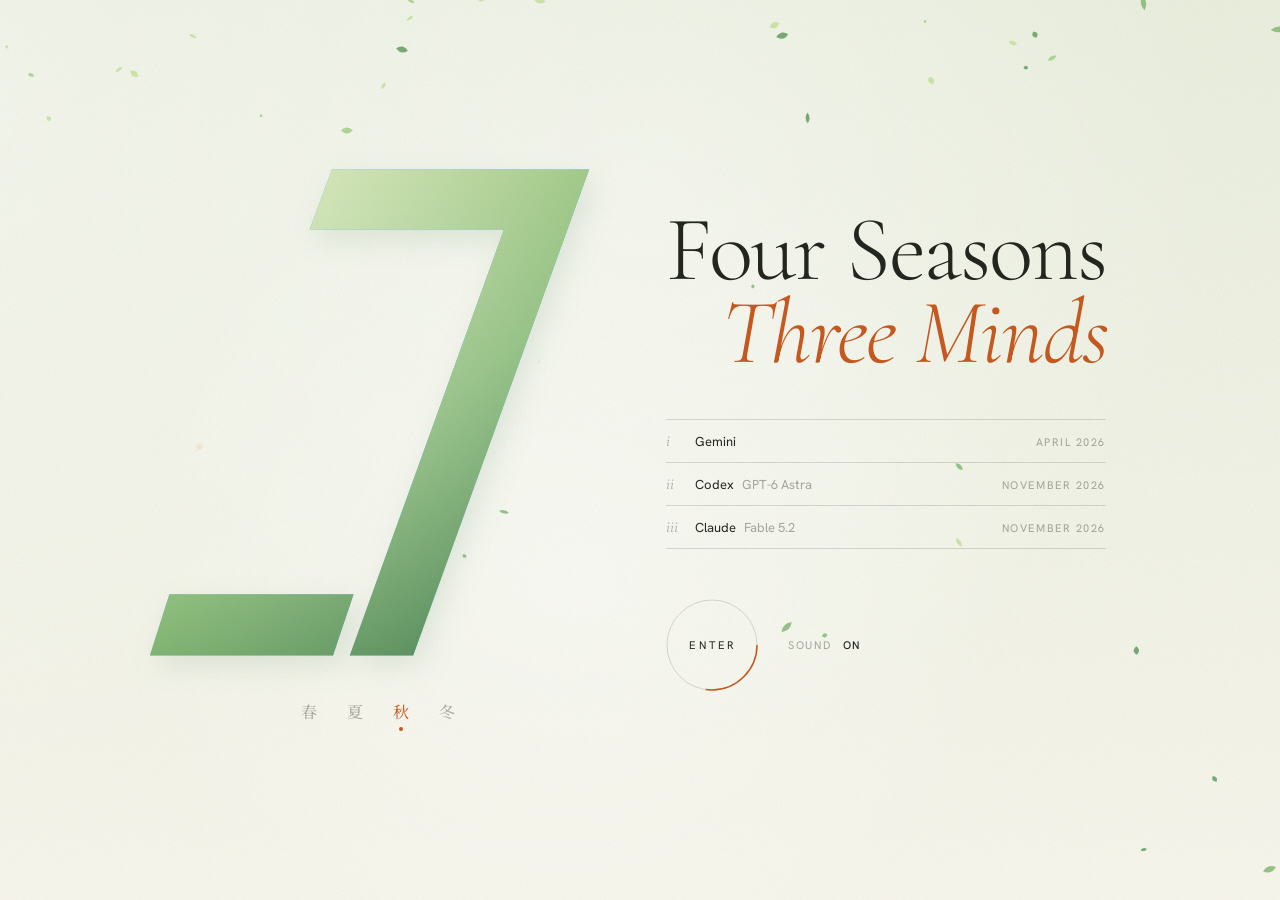
<file: index.html>
<!DOCTYPE html>
<html lang="en">
<head>
<meta charset="utf-8">
<meta name="viewport" content="width=device-width,initial-scale=1">
<meta name="theme-color" content="#f4f0e8">
<title>Four Seasons, Three Minds</title>
<meta name="description" content="The beauty of the four seasons, imagined by three AI models across 2026.">
<meta property="og:title" content="Four Seasons, Three Minds">
<meta property="og:description" content="The beauty of the four seasons, imagined by three AI models across 2026.">
<link rel="icon" href="data:image/svg+xml,%3Csvg xmlns=%22http://www.w3.org/2000/svg%22 viewBox=%22-40 -10 870 893%22%3E%3Cpath fill=%22%23111%22 d=%22M327 0H789L473 873H359L636 108H287ZM35 763H366L329 873H0Z%22/%3E%3C/svg%3E">
<link rel="preconnect" href="https://fonts.googleapis.com">
<link rel="preconnect" href="https://fonts.gstatic.com" crossorigin>
<link rel="stylesheet" href="https://fonts.googleapis.com/css2?family=Cormorant+Garamond:ital,wght@0,300;0,400;1,300;1,400&family=Hanken+Grotesk:wght@300;400;500&family=Noto+Serif+SC:wght@300&display=swap">
<style>
:root{
  --bg:#f4f0e8; --ink:#23261f; --soft:rgba(35,38,31,.6); --dim:rgba(35,38,31,.38); --faint:rgba(35,38,31,.13);
  --display:'Cormorant Garamond','Iowan Old Style',Georgia,serif;
  --sans:'Hanken Grotesk','Helvetica Neue',Arial,sans-serif;
  --han:'Noto Serif SC','Songti SC',serif;
  --bar:54px;
  --s0:#c96f8a; --s1:#3f8a4f; --s2:#c4581f; --s3:#5d7c92; --accent:var(--s0);
}
*{box-sizing:border-box}
html,body{margin:0;height:100%;background:var(--bg);color:var(--ink);font-family:var(--sans);overflow:hidden;-webkit-font-smoothing:antialiased}
button{font:inherit;color:inherit;background:none;border:0;padding:0;cursor:pointer;-webkit-tap-highlight-color:transparent}
:focus-visible{outline:1px solid var(--ink);outline-offset:4px}

/* ── top bar ── */
.bar{position:fixed;top:0;left:0;right:0;height:var(--bar);z-index:20;display:grid;grid-template-columns:1fr auto 1fr;align-items:center;padding:0 clamp(14px,2.4vw,32px);background:var(--bg);border-bottom:1px solid var(--faint)}
.mark{display:flex;align-items:center;gap:14px;font-family:var(--display);font-size:19px;white-space:nowrap}
.mark svg{height:20px;width:auto;fill:var(--ink)}
.mark em{font-style:italic;color:var(--soft)}
.mark i{width:1px;height:18px;background:var(--faint)}
.tabs{display:flex;gap:clamp(6px,1.6vw,26px);height:100%}
.tabs{position:relative}
.tab{position:relative;z-index:1;display:flex;align-items:center;gap:10px;height:100%;padding:0 6px;opacity:.6;transition:opacity .4s;white-space:nowrap}
.tab.lit{opacity:1}
/* a soft pill that glides across the tabs once, to show they can be chosen */
.glide{position:absolute;top:10px;bottom:10px;left:0;width:0;border-radius:999px;background:color-mix(in srgb,var(--accent) 16%,transparent);box-shadow:0 0 0 1px color-mix(in srgb,var(--accent) 30%,transparent) inset;opacity:0;pointer-events:none;transition:transform .65s cubic-bezier(.2,.7,.1,1),width .65s cubic-bezier(.2,.7,.1,1),opacity .5s,background 1.2s}
.glide.on{opacity:1}
/* versions you haven't opened yet: a breathing dot and a slow shimmer across the name */
.ping{position:relative;width:6px;height:6px;border-radius:50%;background:var(--accent);flex:none;transition:background 1.2s,opacity .4s}
.ping::after{content:"";position:absolute;inset:0;border-radius:50%;background:inherit;animation:ping 2.2s cubic-bezier(.2,.7,.1,1) infinite}
@keyframes ping{0%{transform:scale(1);opacity:.7}80%,100%{transform:scale(3.2);opacity:0}}
.tab.fresh .who{background:linear-gradient(100deg,var(--ink) 0 42%,var(--accent) 50%,var(--ink) 58% 100%);background-size:320% 100%;background-position:100% 0;-webkit-background-clip:text;background-clip:text;color:transparent;animation:shimmer 5.5s ease-in-out infinite}
.tab.fresh:nth-of-type(3) .who{animation-delay:.5s}
@keyframes shimmer{0%{background-position:100% 0}35%,100%{background-position:0 0}}
.hint{position:fixed;z-index:25;top:calc(var(--bar) + 14px);left:50%;transform:translate(-50%,-6px);display:flex;align-items:center;gap:10px;padding:10px 18px 10px 14px;border-radius:999px;background:#23261f;color:#f4f0e8;font-size:12px;letter-spacing:.04em;white-space:nowrap;opacity:0;pointer-events:none;transition:opacity .6s,transform .6s cubic-bezier(.2,.7,.1,1);box-shadow:0 10px 30px rgba(20,22,18,.18)}
.hint::before{content:"";position:absolute;top:-5px;left:var(--arrow,50%);width:10px;height:10px;margin-left:-5px;background:inherit;transform:rotate(45deg);border-radius:2px}
.hint.on{opacity:1;transform:translate(-50%,0)}
.hint b{font-weight:500;color:var(--accent-light,#f4f0e8)}
.hint i{font-style:normal;animation:nudge 1.4s ease-in-out infinite}
@keyframes nudge{0%,100%{transform:translateY(0)}50%{transform:translateY(-3px)}}
@media (prefers-reduced-motion:reduce){.ping::after,.tab.fresh .who,.hint i{animation:none}}
.tab:hover{opacity:.9}
.tab[aria-selected=true]{opacity:1}
.tab::after{content:"";position:absolute;left:0;right:0;bottom:-1px;height:1px;background:var(--ink);transform:scaleX(0);transition:transform .6s cubic-bezier(.2,.7,.1,1)}
.tab[aria-selected=true]::after{transform:scaleX(1)}
.tab .num{font-family:var(--display);font-style:italic;font-size:17px;color:var(--soft)}
.tab .who{font-size:13px;font-weight:500;letter-spacing:.04em}
.tab .when{font-size:11px;letter-spacing:.12em;text-transform:uppercase;color:var(--soft)}
.right{justify-self:end;display:flex;align-items:center;gap:18px}
#sound{display:flex;align-items:center;gap:10px;font-size:11px;letter-spacing:.14em;text-transform:uppercase;color:var(--soft);padding:8px 0}
#sound:hover{color:var(--ink)}
.eq{display:flex;align-items:flex-end;gap:2px;height:12px}
.eq i{width:2px;height:3px;background:var(--accent);transition:background 1.2s}
.playing .eq i{animation:eq 1.6s ease-in-out infinite}
.playing .eq i:nth-child(2){animation-delay:-.4s;animation-duration:2.1s}
.playing .eq i:nth-child(3){animation-delay:-.9s;animation-duration:1.3s}
.playing .eq i:nth-child(4){animation-delay:-.2s;animation-duration:2.6s}
@keyframes eq{0%,100%{height:3px}50%{height:12px}}
#seasonName{font-family:var(--han);font-size:14px;letter-spacing:0;text-transform:none;color:var(--accent);transition:color 1.2s;min-width:1em}

/* ── stage ── */
.stage{position:fixed;top:var(--bar);left:0;right:0;bottom:0;background:#000}
.stage iframe{position:absolute;inset:0;width:100%;height:100%;border:0;opacity:0;transition:opacity 1.1s ease}
.stage iframe.on{opacity:1}
.veil{position:absolute;inset:0;display:grid;place-items:center;pointer-events:none;font-family:var(--display);font-style:italic;font-size:20px;color:rgba(241,237,227,.6);transition:opacity .8s}
.veil.off{opacity:0}

/* ── intro: a sheet of seasonal paper, with the logo as a window cut into it ── */
#intro{position:fixed;inset:0;z-index:40;color:var(--ink);--ink2:rgba(35,38,31,.62);--ink3:rgba(35,38,31,.38);--hair:rgba(35,38,31,.16)}
#intro.gone{display:none}
#curtain{position:absolute;inset:0;width:100%;height:100%;display:block;touch-action:none}
.grain{position:absolute;inset:-50%;pointer-events:none;opacity:.09;mix-blend-mode:multiply;background-image:url("data:image/svg+xml,%3Csvg xmlns='http://www.w3.org/2000/svg' width='220' height='220'%3E%3Cfilter id='n'%3E%3CfeTurbulence type='fractalNoise' baseFrequency='.8' numOctaves='3' stitchTiles='stitch'/%3E%3C/filter%3E%3Crect width='100%25' height='100%25' filter='url(%23n)'/%3E%3C/svg%3E");animation:grain 1.4s steps(6) infinite}
@keyframes grain{0%{transform:translate(0,0)}20%{transform:translate(-3%,2%)}40%{transform:translate(2%,-4%)}60%{transform:translate(-4%,-1%)}80%{transform:translate(3%,3%)}100%{transform:translate(0,0)}}
.leaving .grain{opacity:0;transition:opacity .6s}

.layout{position:absolute;inset:0;display:grid;grid-template-columns:minmax(0,1fr) minmax(0,1.05fr);align-items:center;gap:clamp(30px,6vw,110px);padding:clamp(28px,6vh,72px) clamp(28px,7vw,140px);pointer-events:none}
.logoCol{justify-self:end;display:flex;flex-direction:column;align-items:center;gap:clamp(22px,4vh,40px)}
.slot{height:min(54vh,540px);aspect-ratio:789/873}
.copy{max-width:520px;pointer-events:auto;--ink:#23261f}
.copy>*{opacity:0;transform:translateY(10px);filter:blur(4px);transition:opacity 1.4s cubic-bezier(.2,.7,.1,1),transform 1.4s cubic-bezier(.2,.7,.1,1),filter 1.4s}
.ready .copy>*{opacity:1;transform:none;filter:none}
.ready .copy>:nth-child(2){transition-delay:.15s}
.ready .copy>:nth-child(3){transition-delay:.3s}
.ready .copy>:nth-child(4){transition-delay:.45s}
.ready .copy>:nth-child(5){transition-delay:.6s}
.leaving .copy>*{opacity:0!important;transform:translateY(-6px)!important;transition-duration:.6s!important;transition-delay:0s!important}
#intro h1{margin:0;font-family:var(--display);font-weight:300;font-size:clamp(54px,7.2vw,118px);line-height:.9;letter-spacing:-.02em;color:#23261f}
#intro h1 em{display:block;font-style:italic;color:var(--accent);padding-left:.6em;white-space:nowrap;transition:color 1.6s}
.credits{list-style:none;margin:clamp(28px,5vh,44px) 0 0;padding:0;border-top:1px solid var(--hair);max-width:440px}
.credits li{display:grid;grid-template-columns:2.2em 1fr auto;align-items:baseline;padding:11px 0;border-bottom:1px solid var(--hair);font-size:13px;color:#23261f}
.credits .n{font-family:var(--display);font-style:italic;font-size:16px;color:var(--ink3)}
.credits .m{color:var(--ink3);margin-left:8px}
.credits .d{font-size:11px;letter-spacing:.14em;text-transform:uppercase;color:var(--ink3)}
.act{display:flex;align-items:center;gap:30px;margin-top:clamp(30px,5.5vh,52px)}
#enter{position:relative;display:grid;place-items:center;width:92px;height:92px;border-radius:50%;font-size:11px;letter-spacing:.3em;text-indent:.3em;text-transform:uppercase;color:#23261f;transition:color .5s}
#enter::before{content:"";position:absolute;inset:0;border-radius:50%;background:#23261f;transform:scale(0);transition:transform .7s cubic-bezier(.2,.7,.1,1)}
#enter span{position:relative}
#enter:hover{color:#f6f2ea}
#enter:hover::before{transform:scale(1)}
#enter svg{position:absolute;inset:0;width:100%;height:100%;overflow:visible}
#enter circle{fill:none;stroke:var(--hair);stroke-width:1}
#enter .ring{stroke:var(--accent);stroke-width:1.5;stroke-dasharray:277;stroke-dashoffset:200;transition:stroke 1.6s;animation:spin 9s linear infinite;transform-origin:46px 46px}
@keyframes spin{to{transform:rotate(360deg)}}
#soundPick{display:flex;align-items:center;gap:10px;font-size:11px;letter-spacing:.16em;text-transform:uppercase;color:var(--ink3)}
#soundPick b{font-weight:500;color:#23261f}
#soundPick:hover{color:var(--ink2)}
.seasons{display:flex;justify-content:center;gap:10px;padding-left:4%;pointer-events:auto;opacity:0;transition:opacity 2s .9s}
.seasons button{position:relative;padding:8px 10px;font-family:var(--han);font-size:16px;color:var(--ink3);transition:color 1s}
.seasons button::after{content:"";position:absolute;left:50%;bottom:0;width:4px;height:4px;margin-left:-2px;border-radius:50%;background:currentColor;transform:scale(0);transition:transform .5s}
.seasons button:hover{color:var(--ink2)}
.seasons button.on::after{transform:scale(1)}
.ready .seasons{opacity:1}
.leaving .seasons{opacity:0;transition:opacity .5s}

@media (max-width:1180px){.tab .when{display:none}}
@media (max-height:640px) and (min-width:761px){.credits li{padding:7px 0}.act{margin-top:22px}}
@media (max-width:900px){
  .mark{font-size:16px}
  .mark span{display:none}
  .mark i{display:none}
}
@media (max-width:760px){
  .layout{grid-template-columns:1fr;grid-template-rows:auto auto;align-content:center;gap:28px;padding:28px}
  .logoCol{justify-self:start;flex-direction:row;align-items:flex-end;gap:28px}
  .slot{height:min(30vh,240px)}
  .seasons{flex-direction:column;gap:0;padding:0}
  #intro h1{font-size:clamp(46px,13vw,64px);margin-top:16px}
  .credits{margin-top:22px}
  .credits li{padding:9px 0}
  .act{margin-top:26px}
  #enter{width:78px;height:78px}
}
@media (max-width:640px){
  :root{--bar:96px}
  .bar{grid-template-columns:1fr auto;grid-template-rows:44px 52px;padding:0 14px}
  .mark{grid-row:1}
  .right{grid-row:1;grid-column:2}
  .tabs{grid-row:2;grid-column:1/-1;justify-content:space-between;border-top:1px solid var(--faint)}
  .tab{gap:6px}
  .tab .who{font-size:12px}
  .tab .sub{display:none}
  .hint{font-size:11px}
}
@media (prefers-reduced-motion:reduce){.grain{animation:none}}
</style>
</head>
<body>

<div class="bar">
  <div class="mark"><svg viewBox="0 0 789 873" aria-label="Jvision"><path d="M327 0H789L473 873H359L636 108H287ZM35 763H366L329 873H0Z"/></svg><i></i><span>Four Seasons, <em>Three Minds</em></span></div>
  <div class="tabs" role="tablist" aria-label="Choose a version">
    <span class="glide" aria-hidden="true"></span>
    <button class="tab" role="tab" data-tab="0" aria-selected="true"><span class="num">i</span><span class="who">Gemini</span><span class="when">Apr 2026</span></button>
    <button class="tab" role="tab" data-tab="1" aria-selected="false"><span class="num">ii</span><span class="who">Codex<span class="sub"> · GPT-6 Astra</span></span><span class="when">Nov 2026</span></button>
    <button class="tab" role="tab" data-tab="2" aria-selected="false"><span class="num">iii</span><span class="who">Claude<span class="sub"> Fable 5.2</span></span><span class="when">Nov 2026</span></button>
  </div>
  <div class="right">
    <button id="sound" aria-pressed="false" title="Music on / off"><span class="eq" aria-hidden="true"><i></i><i></i><i></i><i></i></span><span id="soundLabel">Sound off</span><span id="seasonName" aria-hidden="true">春</span></button>
  </div>
</div>

<div class="hint" id="hint" role="status"><i aria-hidden="true">↑</i><span>Three minds, one theme. <b>Open each version</b></span></div>
<div class="stage" id="stage"><div class="veil" id="veil">A new season is taking shape…</div></div>

<section id="intro" aria-label="Introduction">
  <canvas id="curtain" aria-hidden="true"></canvas>
  <div class="grain"></div>
  <div class="layout">
    <div class="logoCol"><div class="slot" id="slot"></div><div class="seasons" role="group" aria-label="Choose a season"><button data-s="0" aria-label="Spring">春</button><button data-s="1" aria-label="Summer">夏</button><button data-s="2" aria-label="Autumn">秋</button><button data-s="3" aria-label="Winter">冬</button></div></div>
    <div class="copy">
      <h1>Four Seasons<em>Three Minds</em></h1>
      <ul class="credits">
        <li><span class="n">i</span><span>Gemini</span><span class="d">April 2026</span></li>
        <li><span class="n">ii</span><span>Codex<span class="m">GPT-6 Astra</span></span><span class="d">November 2026</span></li>
        <li><span class="n">iii</span><span>Claude<span class="m">Fable 5.2</span></span><span class="d">November 2026</span></li>
      </ul>
      <div class="act">
        <button id="enter" aria-label="Enter"><svg viewBox="0 0 92 92" aria-hidden="true"><circle cx="46" cy="46" r="45"/><circle class="ring" cx="46" cy="46" r="45"/></svg><span>Enter</span></button>
        <button id="soundPick" aria-pressed="true">Sound <b>On</b></button>
      </div>
    </div>
  </div>
</section>

<script type="module">
import { SeasonMusic } from './music.js';

const VERSIONS = ['gemini/index.html', 'codex/index.html', 'claude/index.html'];
const TITLES = ['Gemini, April 2026', 'Codex (GPT-6 Astra), November 2026', 'Claude Fable 5.2, November 2026'];
const HAN = ['春', '夏', '秋', '冬'];
const $ = s => document.querySelector(s);
const music = new SeasonMusic();
const stage = $('#stage'), veil = $('#veil');
let tab = -1, season = 0, frame = null;

/* ───────── tabs + music ───────── */
function setSeason(i) {
  if (i === season) return;
  season = i;
  music.setSeason(i);
  $('#seasonName').textContent = HAN[i];
  document.documentElement.style.setProperty('--accent', `var(--s${i})`);
}

function wire(win, doc) {
  doc.querySelectorAll('[data-season]').forEach(b => b.addEventListener('click', () => setSeason(+b.dataset.season)));
  let lx = null, ly = null, lt = 0;
  win.addEventListener('pointermove', e => {
    const now = performance.now();
    if (lx !== null) {
      const v = Math.hypot(e.clientX - lx, e.clientY - ly) / Math.max(16, now - lt);
      if (v > 1.4 && Math.random() < 0.35) music.sparkle(Math.min(1, (v - 1.4) / 3));
    }
    lx = e.clientX; ly = e.clientY; lt = now;
  });
}

const visited = new Set();
function openTab(i) {
  if (i === tab) return;
  tab = i;
  visited.add(i);
  const t = document.querySelector(`.tab[data-tab="${i}"]`);
  t.classList.remove('fresh'); t.querySelector('.ping')?.remove();
  if (tabsIntroduced) hideHint();
  document.querySelectorAll('.tab').forEach((t, j) => t.setAttribute('aria-selected', j === i));
  history.replaceState(null, '', '#' + ['gemini', 'codex', 'claude'][i]);
  const old = frame;
  veil.classList.remove('off');
  if (old) { old.classList.remove('on'); setTimeout(() => old.remove(), 1100); }
  const f = document.createElement('iframe');
  f.title = TITLES[i];
  f.src = VERSIONS[i];
  f.addEventListener('load', () => {
    if (frame !== f) return;
    try { wire(f.contentWindow, f.contentDocument); } catch (e) {}
    const want = season; // open on the season you were looking at
    setTimeout(() => {
      if (frame !== f) return;
      if (want !== 0) { try { f.contentDocument.querySelector(`[data-season="${want}"]`)?.click(); } catch (e) {} }
      f.classList.add('on'); veil.classList.add('off');
    }, 450);
  });
  stage.appendChild(f);
  frame = f;
}
document.querySelectorAll('.tab').forEach(t => t.addEventListener('click', () => openTab(+t.dataset.tab)));

// After the intro: a pill glides across the three tabs, unopened ones keep a breathing dot,
// and a small note points up at them.
let tabsIntroduced = false, hintTimer = 0;
const glide = $('.glide'), hint = $('#hint');
function glideTo(el) {
  const r = el.getBoundingClientRect(), p = el.parentElement.getBoundingClientRect();
  glide.style.width = r.width + 'px';
  glide.style.transform = `translateX(${r.left - p.left}px)`;
}
function hideHint() { clearTimeout(hintTimer); hint.classList.remove('on'); }
function introduceTabs() {
  if (tabsIntroduced) return;
  tabsIntroduced = true;
  const tabs = [...document.querySelectorAll('.tab')];
  tabs.forEach((t, j) => {
    if (visited.has(j)) return;
    t.classList.add('fresh');
    const dot = document.createElement('span'); dot.className = 'ping'; dot.setAttribute('aria-hidden', 'true');
    t.appendChild(dot);
  });
  const order = [0, 1, 2, tab];
  glideTo(tabs[order[0]]);
  requestAnimationFrame(() => glide.classList.add('on'));
  order.forEach((j, k) => setTimeout(() => {
    tabs.forEach((t, m) => t.classList.toggle('lit', m === j));
    glideTo(tabs[j]);
    if (k === order.length - 1) setTimeout(() => { glide.classList.remove('on'); tabs.forEach(t => t.classList.remove('lit')); }, 900);
  }, 250 + k * 620));
  setTimeout(() => {
    const tr = $('.tabs').getBoundingClientRect(), fresh = document.querySelector('.tab.fresh');
    if (!fresh) return;
    hint.classList.add('on');
    const hr = hint.getBoundingClientRect(), fr = fresh.getBoundingClientRect();
    hint.style.setProperty('--arrow', `${Math.min(hr.width - 18, Math.max(18, fr.left + fr.width / 2 - hr.left))}px`);
    hintTimer = setTimeout(hideHint, 7000);
  }, 250 + order.length * 620);
}
addEventListener('resize', () => { if (glide.classList.contains('on')) glideTo(document.querySelector('.tab.lit') || document.querySelector('.tab')); });

function soundUI() {
  const on = !music.muted;
  $('#sound').classList.toggle('playing', on);
  $('#sound').setAttribute('aria-pressed', on);
  $('#soundLabel').textContent = on ? 'Sound on' : 'Sound off';
}
$('#sound').addEventListener('click', () => { music.toggle(); soundUI(); });

/* ───────── intro: seasonal paper, falling petals / leaves / snow, the logo as a window ───────── */
const intro = $('#intro'), cv = $('#curtain'), g = cv.getContext('2d');
const LOGO = new Path2D('M327 0H789L473 873H359L636 108H287ZM35 763H366L329 873H0Z');
const LOGO_H = 873;
const reduced = matchMedia('(prefers-reduced-motion: reduce)').matches;
const P = [ // paper top / bottom, logo light→deep, particle colours, accent for text
  { bg: ['#f7e9e8', '#fbf5f0'], logo: ['#f9d3db', '#ec9fb2', '#c76b88'], parts: ['#f2b3c2', '#f7c9d3', '#e996ab', '#fde3ea'], kind: 'petal' },
  { bg: ['#e9f0df', '#f7f6ec'], logo: ['#cfe8a9', '#79bd74', '#2f7a4a'], parts: ['#7fb96f', '#9fcf84', '#5d9b5c', '#c4e09a'], kind: 'leaf' },
  { bg: ['#f6e6d0', '#fbf3e7'], logo: ['#f8cf73', '#e5813a', '#a83a1b'], parts: ['#dd7430', '#c4501f', '#eea34a', '#b8402a'], kind: 'maple' },
  { bg: ['#e6ecf0', '#f7f9fa'], logo: ['#e6eef3', '#a6bccb', '#5b7386'], parts: ['#ffffff', '#f4f8fb', '#ffffff', '#e9f1f6'], kind: 'snow' },
];
const hex = h => [1, 3, 5].map(i => parseInt(h.slice(i, i + 2), 16));
const mixc = (a, b, t) => { const A = hex(a), B = hex(b); return `rgb(${A.map((v, i) => Math.round(v + (B[i] - v) * t)).join(',')})`; };
const ease = t => t < .5 ? 4 * t * t * t : 1 - Math.pow(-2 * t + 2, 3) / 2;

let W = 0, H = 0, dpr = 1, place = { x: 0, y: 0, s: 1 }, zoom = 0, fillA = 1, introAlive = true;
function resize() {
  dpr = Math.min(devicePixelRatio || 1, 2); W = innerWidth; H = innerHeight;
  cv.width = W * dpr; cv.height = H * dpr;
  const r = $('#slot').getBoundingClientRect();
  place = { x: r.left, y: r.top, s: r.height / LOGO_H };
}
// logo → screen transform; zoom flies through a point inside the long stroke
function logoMatrix() {
  const k = place.s * (1 + zoom), px = 568, py = 450;
  const cx = place.x + px * place.s, cy = place.y + py * place.s;
  return [k, cx - px * k, cy - py * k];
}

// particles
const parts = [];
const pointer = { x: -1e4, y: -1e4, vx: 0, vy: 0, t: 0 };
function spawn(season, anywhere) {
  const p = P[season], u = Math.min(W, H) / 800;
  const snow = p.kind === 'snow';
  parts.push({
    season, life: 1, born: anywhere ? 0 : 1, kind: p.kind, col: p.parts[Math.floor(Math.random() * p.parts.length)],
    x: Math.random() * W * 1.1 - W * .05, y: anywhere ? Math.random() * H : -20 - Math.random() * 60,
    vx: 0, vy: 0, size: (snow ? 2 + Math.random() * 3.2 : 6 + Math.random() * 7) * Math.max(.7, u),
    fall: (snow ? 22 : p.kind === 'maple' ? 46 : 32) * (0.6 + Math.random() * .8) * Math.max(.7, u),
    rot: Math.random() * 6.28, spin: (Math.random() - .5) * (snow ? .4 : 2.2), ph: Math.random() * 6.28,
    flip: Math.random() * 6.28, depth: .55 + Math.random() * .6,
  });
}
function drawPart(c, p, x, y, s, light) {
  c.save(); c.translate(x, y); c.rotate(p.rot);
  const f = Math.abs(Math.cos(p.flip)) * .75 + .25; // tumbling: the shape turns edge-on and back
  c.scale(1, p.kind === 'snow' ? 1 : f);
  c.fillStyle = light ? 'rgba(255,255,255,.85)' : p.col;
  c.globalAlpha = (light ? .55 + .35 * p.depth : (p.kind === 'snow' ? .95 : .9)) * Math.max(0, Math.min(p.life, p.born));
  const z = p.size * s;
  c.beginPath();
  if (p.kind === 'snow') {
    if (!light) { c.shadowColor = 'rgba(70,95,115,.35)'; c.shadowBlur = 4; }
    c.arc(0, 0, z * .5, 0, 6.28);
  } else if (p.kind === 'petal') { // a notched cherry petal
    c.moveTo(0, -z * .55);
    c.bezierCurveTo(z * .55, -z * .45, z * .5, z * .35, 0, z * .55);
    c.bezierCurveTo(-z * .5, z * .35, -z * .55, -z * .45, 0, -z * .55);
    c.moveTo(0, -z * .55); c.lineTo(z * .1, -z * .38); c.lineTo(-z * .1, -z * .38);
  } else if (p.kind === 'leaf') {
    c.moveTo(0, -z * .6); c.quadraticCurveTo(z * .42, 0, 0, z * .6); c.quadraticCurveTo(-z * .42, 0, 0, -z * .6);
  } else { // maple: five lobes
    for (let i = 0; i < 5; i++) {
      const a = -Math.PI / 2 + (i - 2) * .62, a2 = a + .31;
      c.lineTo(Math.cos(a) * z * .62, Math.sin(a) * z * .62);
      c.lineTo(Math.cos(a2) * z * .28, Math.sin(a2) * z * .28);
    }
    c.lineTo(0, z * .2);
  }
  c.fill();
  c.restore();
}

let last = performance.now(), seasonIdx = 0, fromIdx = 0, changedAt = -1e5, auto = true, spawnAcc = 0;
function goSeason(i, now = performance.now()) {
  if (i === seasonIdx) return;
  fromIdx = seasonIdx; seasonIdx = i; changedAt = now;
  paintSeasons();
}
resize(); for (let i = 0; i < 26; i++) spawn(0, true);
parts.forEach(p => p.born = 1);

function introFrame(now) {
  if (!introAlive) return;
  const dt = Math.min(.05, (now - last) / 1000); last = now;
  if (auto && now - changedAt > 8000) goSeason((seasonIdx + 1) % 4, now);
  const blend = ease(Math.min(1, (now - changedAt) / 1600));
  const A = P[fromIdx], B = P[seasonIdx];
  const pc = k => mixc(A.logo[k], B.logo[k], blend);

  // physics
  const target = reduced ? 14 : Math.round(34 + 30 * (W * H) / (1440 * 900));
  spawnAcc += dt * target / 7;
  const live = parts.filter(p => p.season === seasonIdx).length;
  if (live < target * .5) spawnAcc += dt * target / 3; // a new season arrives with a flurry
  while (spawnAcc > 1 && live + 1 <= target) { spawn(seasonIdx, live < target * .5 && Math.random() < .6); spawnAcc--; if (parts.length > target * 2) break; }
  pointer.vx *= .9; pointer.vy *= .9;
  const time = now / 1000;
  for (let k = parts.length - 1; k >= 0; k--) {
    const p = parts[k];
    const dx = p.x - pointer.x, dy = p.y - pointer.y, d = Math.hypot(dx, dy);
    if (d < 160) { // the pointer is a breeze
      const f = (1 - d / 160) ** 2;
      p.vx += (pointer.vx * 2.2 + dx / (d + 1) * 60) * f * dt;
      p.vy += (pointer.vy * 2.2 + dy / (d + 1) * 60) * f * dt;
      p.spin += (Math.random() - .5) * f * .3;
    }
    p.vx *= .985; p.vy *= .985;
    const sway = Math.sin(time * .9 + p.ph) * (p.kind === 'snow' ? 14 : 26);
    p.x += (sway + p.vx * 60) * dt * p.depth;
    p.y += (p.fall + p.vy * 60) * dt * p.depth;
    p.rot += p.spin * dt; p.flip += (p.kind === 'snow' ? 0 : 2.4) * dt;
    if (p.born < 1) p.born = Math.min(1, p.born + dt / 1.6);
    if (p.season !== seasonIdx) p.life -= dt / 2.2;
    if (p.life <= 0 || p.y > H + 40 || p.x < -80 || p.x > W + 80) parts.splice(k, 1);
  }

  // paper
  g.setTransform(dpr, 0, 0, dpr, 0, 0);
  const bg = g.createLinearGradient(0, 0, 0, H);
  bg.addColorStop(0, mixc(A.bg[0], B.bg[0], blend)); bg.addColorStop(1, mixc(A.bg[1], B.bg[1], blend));
  g.globalCompositeOperation = 'source-over'; g.globalAlpha = 1;
  g.fillStyle = bg; g.fillRect(0, 0, W, H);
  // dappled light drifting across the sheet
  for (let k = 0; k < 3; k++) {
    const x = W * (.3 + .35 * Math.sin(time * .05 + k * 2.1)), y = H * (.35 + .3 * Math.cos(time * .04 + k * 1.7));
    const r = Math.max(W, H) * (.35 + .1 * k);
    const lg = g.createRadialGradient(x, y, 0, x, y, r);
    lg.addColorStop(0, 'rgba(255,255,255,.42)'); lg.addColorStop(1, 'rgba(255,255,255,0)');
    g.fillStyle = lg; g.fillRect(0, 0, W, H);
  }
  // a soft shadow under the logo, as if the cut-out lifted from the page
  const [k, tx, ty] = logoMatrix();
  if (fillA > .01) {
    g.save(); g.setTransform(dpr * k, 0, 0, dpr * k, dpr * (tx + 6), dpr * (ty + 10));
    g.globalAlpha = .12 * fillA; g.filter = `blur(${14 * dpr}px)`; g.fillStyle = pc(2); g.fill(LOGO); g.restore();
    g.filter = 'none';
  }
  for (const p of parts) drawPart(g, p, p.x, p.y, 1, false);

  // cut the window
  g.save(); g.setTransform(dpr * k, 0, 0, dpr * k, dpr * tx, dpr * ty);
  g.globalCompositeOperation = 'destination-out'; g.globalAlpha = 1; g.fillStyle = '#000'; g.fill(LOGO);
  g.restore(); g.globalCompositeOperation = 'source-over';

  // what you see through the window: the season, deeper and closer
  if (fillA > .01) {
    g.save();
    g.setTransform(dpr * k, 0, 0, dpr * k, dpr * tx, dpr * ty); g.clip(LOGO);
    g.setTransform(dpr, 0, 0, dpr, 0, 0);
    g.globalAlpha = fillA;
    const lx = place.x + 394 * place.s, ly = place.y + 436 * place.s, R = 520 * place.s;
    const px = pointer.x > -1e3 ? (pointer.x - lx) / W : Math.sin(time * .3) * .2, py = pointer.y > -1e3 ? (pointer.y - ly) / H : Math.cos(time * .25) * .2;
    const lgd = g.createLinearGradient(lx - R * (.6 + px), ly - R * (.8 + py), lx + R * (.6 - px), ly + R * (.8 - py));
    lgd.addColorStop(0, pc(0)); lgd.addColorStop(.55, pc(1)); lgd.addColorStop(1, pc(2));
    g.fillStyle = lgd; g.fillRect(0, 0, W, H);
    const sh = g.createRadialGradient(lx - R * .5 + px * 300, ly - R * .6 + py * 300, 0, lx, ly, R * 1.4);
    sh.addColorStop(0, 'rgba(255,255,255,.38)'); sh.addColorStop(1, 'rgba(255,255,255,0)');
    g.fillStyle = sh; g.fillRect(0, 0, W, H);
    // the same falling things, magnified, as if seen through glass
    for (const p of parts) drawPart(g, p, lx + (p.x - lx) * 1.5 - px * 60, ly + (p.y - ly) * 1.5 - py * 60, 1.5, true);
    g.restore();
  }
  requestAnimationFrame(introFrame);
}
function paintSeasons() {
  document.querySelectorAll('.seasons button').forEach((s, j) => { s.style.color = j === seasonIdx ? `var(--s${j})` : ''; s.classList.toggle('on', j === seasonIdx); s.setAttribute('aria-pressed', j === seasonIdx); });
  document.documentElement.style.setProperty('--accent', `var(--s${seasonIdx})`);
}
let lastMove = 0;
cv.addEventListener('pointermove', e => {
  const now = performance.now(), dt = Math.max(8, now - lastMove);
  if (pointer.x > -1e3) { pointer.vx = (e.clientX - pointer.x) / dt * 8; pointer.vy = (e.clientY - pointer.y) / dt * 8; }
  pointer.x = e.clientX; pointer.y = e.clientY; lastMove = now;
});
intro.addEventListener('pointermove', e => { if (e.target !== cv) { pointer.x = e.clientX; pointer.y = e.clientY; } });
cv.addEventListener('pointerleave', () => { pointer.x = pointer.y = -1e4; });

document.querySelectorAll('.seasons button').forEach(b => b.addEventListener('click', () => { auto = false; goSeason(+b.dataset.s); }));

let wantSound = true;
$('#soundPick').addEventListener('click', () => {
  wantSound = !wantSound;
  $('#soundPick b').textContent = wantSound ? 'On' : 'Off';
  $('#soundPick').setAttribute('aria-pressed', wantSound);
});

function enter() {
  if (intro.classList.contains('leaving')) return;
  if (seasonIdx !== season) {
    season = seasonIdx;
    music.setSeason(season);
    $('#seasonName').textContent = HAN[season];
    try { frame?.contentDocument.querySelector(`[data-season="${season}"]`)?.click(); } catch (e) {}
  }
  if (wantSound) music.start();
  soundUI();
  intro.classList.add('leaving');
  document.documentElement.style.setProperty('--accent', `var(--s${season})`);
  // 1) the colour drains from the logo, and the living scene shows through the J
  // 2) then we fly through the J's long stroke into the scene
  const start = performance.now(), drain = 900, fly = 1700;
  const need = Math.hypot(W, H) * 2.4 / (115 * place.s);
  const step = now => {
    const e = now - start;
    fillA = Math.max(0, 1 - e / drain);
    const z = Math.max(0, (e - drain * .55) / fly);
    zoom = (z >= 1 ? 1 : Math.pow(2, 10 * z - 10)) * need;
    if (z < 1) requestAnimationFrame(step);
    else { introAlive = false; intro.classList.add('gone'); setTimeout(introduceTabs, 350); }
  };
  requestAnimationFrame(step);
}
$('#enter').addEventListener('click', enter);

addEventListener('resize', () => { if (!intro.classList.contains('leaving')) resize(); });
resize();
document.fonts?.ready.then(resize);
paintSeasons();
requestAnimationFrame(introFrame);
setTimeout(() => intro.classList.add('ready'), 120);

const fromHash = { '#gemini': 0, '#codex': 1, '#claude': 2 }[location.hash];
openTab(fromHash ?? 0);
</script>
</body>
</html>
</file>
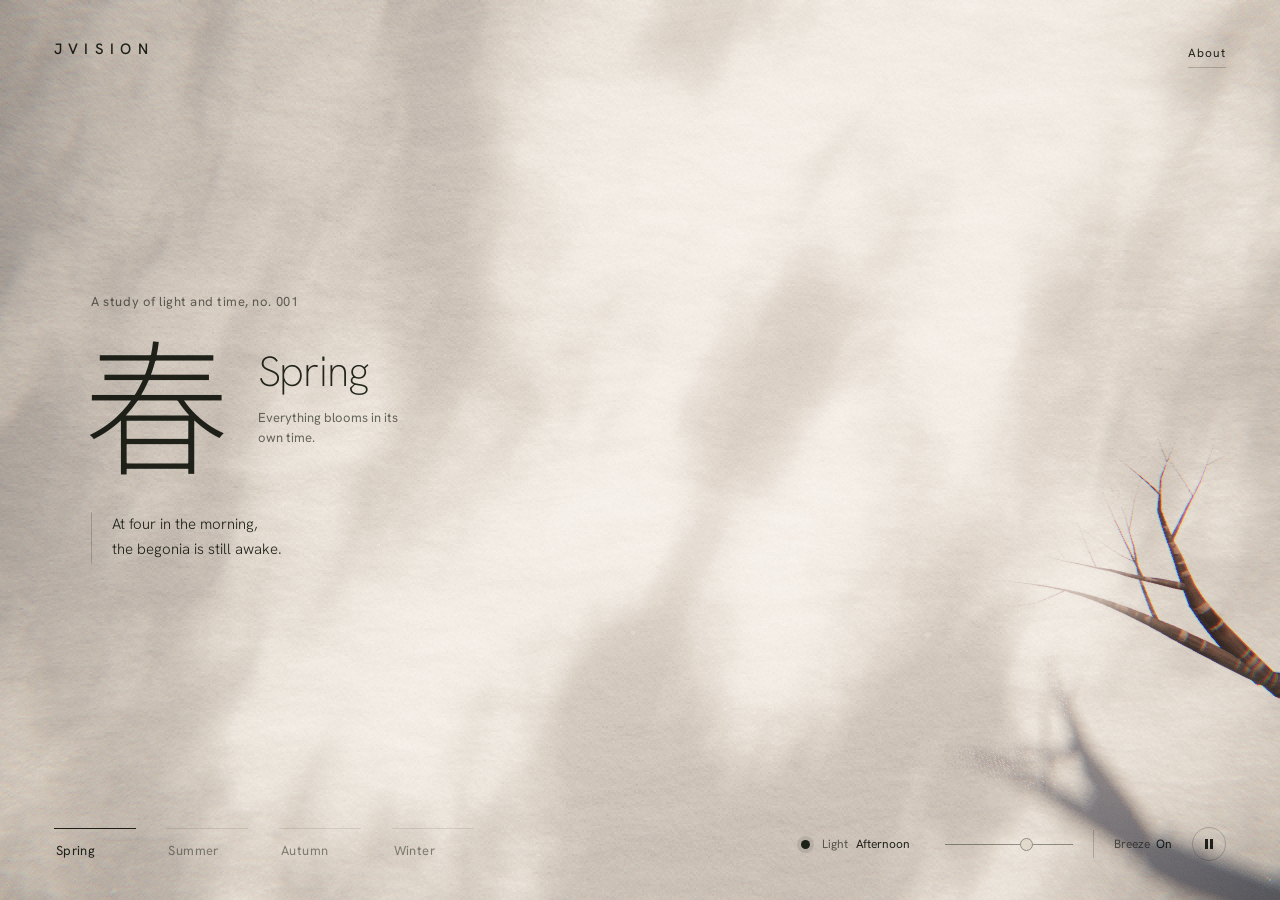
<file: claude/index.html>
<!DOCTYPE html>
<html lang="en">
<head>
<meta charset="utf-8">
<meta name="viewport" content="width=device-width,initial-scale=1">
<meta name="theme-color" content="#e6e1d5">
<title>Jvision · Four Seasons</title>
<meta name="description" content="An interactive botanical study of four seasons, light and time.">
<link rel="preconnect" href="https://fonts.googleapis.com">
<link rel="preconnect" href="https://fonts.gstatic.com" crossorigin>
<link rel="stylesheet" href="https://fonts.googleapis.com/css2?family=Hanken+Grotesk:wght@200;300;400;500&family=Noto+Sans+SC:wght@200&display=swap">
<style>
:root{
  --ink:#262b22;
  --soft:rgba(38,43,34,.66);
  --hair:rgba(38,43,34,.22);
  --serif:'Hanken Grotesk','Helvetica Neue',Arial,sans-serif;
  --han:'Noto Sans SC','PingFang SC','Hiragino Sans GB','Microsoft YaHei',sans-serif;
  --sans:'Hanken Grotesk','Helvetica Neue',Arial,sans-serif;
  --edge:clamp(22px,4.2vw,64px);
}
*{box-sizing:border-box}
html,body{height:100%}
body{margin:0;background:#dedacd;color:var(--ink);font-family:var(--sans);font-weight:400;overflow:hidden;-webkit-font-smoothing:antialiased}
button,a,input{-webkit-tap-highlight-color:transparent}
button{font:inherit;color:inherit;background:none;border:0;padding:0;cursor:pointer}
:focus-visible{outline:1.5px solid var(--ink);outline-offset:6px;border-radius:2px}
#scene{position:fixed;inset:0;touch-action:none}
#scene canvas{display:block;width:100%;height:100%}

/* Type sits on the wall like print: it takes the light and shadow that falls across it. */
.ui{position:fixed;inset:0;pointer-events:none;mix-blend-mode:multiply}
.ui>*{pointer-events:auto}

header{position:absolute;top:calc(var(--edge)*.72);left:var(--edge);right:var(--edge);display:flex;justify-content:space-between;align-items:flex-start}
.brand{color:inherit;text-decoration:none;font-size:15px;font-weight:500;letter-spacing:.42em}
.brand small{display:block;margin-top:9px;font-family:var(--serif);font-weight:400;font-size:14px;letter-spacing:.01em;color:var(--soft)}
#about{font-size:12px;letter-spacing:.08em;padding:6px 0;border-bottom:1px solid var(--hair);transition:border-color .3s}
#about:hover{border-color:var(--ink)}

main{position:absolute;left:calc(var(--edge)*1.7);top:50%;transform:translateY(-58%);pointer-events:none;max-width:min(42vw,520px)}
.study{font-size:13px;letter-spacing:.04em;color:var(--soft)}
.title{display:flex;align-items:flex-end;gap:clamp(18px,2.2vw,34px);margin-top:clamp(10px,2vh,22px)}
h1{font-family:var(--han);font-weight:200;font-size:clamp(104px,11.5vw,196px);line-height:.98;margin:0 0 0 -.06em}
.title div{padding-bottom:clamp(14px,1.9vw,30px)}
#english{font-weight:200;font-size:clamp(32px,3.3vw,54px);line-height:1;margin:0 0 14px;letter-spacing:-.015em}
#subtitle{display:block;font-size:13px;line-height:1.55;color:var(--soft);max-width:22ch}
.poem{margin-top:clamp(22px,4.4vh,46px);padding-left:20px;border-left:1px solid var(--hair)}
#poem{font-weight:300;font-size:clamp(15px,1.15vw,18px);line-height:1.7;margin:0}
.swap{transition:opacity .55s ease,filter .55s ease,transform .55s ease}
.swapping .swap{opacity:0;filter:blur(7px);transform:translateY(8px)}

.annotation{position:absolute;right:var(--edge);top:50%;transform:translateY(-50%);display:flex;align-items:center;gap:18px;writing-mode:vertical-rl;font-size:11px;letter-spacing:.14em;color:var(--soft);pointer-events:none}
.annotation i{display:block;width:1px;height:64px;background:var(--hair)}
#botanical{font-family:var(--serif);font-size:15px;letter-spacing:.02em;color:var(--ink)}

footer{position:absolute;left:var(--edge);right:var(--edge);bottom:calc(var(--edge)*.72);display:flex;justify-content:space-between;align-items:flex-end;gap:28px}
.caption{font-family:var(--serif);font-size:19px;line-height:1.2}
.caption span{display:block;margin-top:8px;font-family:var(--sans);font-size:12px;line-height:1.6;color:var(--soft);max-width:30ch}

nav{display:flex;gap:clamp(14px,2.4vw,40px)}
nav button{position:relative;display:flex;align-items:baseline;gap:10px;padding:14px 2px 2px;min-width:clamp(64px,6.4vw,96px);text-align:left;opacity:.5;transition:opacity .4s}
nav button::before,nav button::after{content:"";position:absolute;left:0;top:0;height:1px;width:100%;background:var(--hair)}
nav button::after{background:var(--ink);transform:scaleX(0);transform-origin:left;transition:transform .7s cubic-bezier(.2,.7,.1,1)}
nav button:hover,nav button.active{opacity:1}
nav button.active::after{transform:scaleX(1)}
nav b{font-family:var(--han);font-weight:300;font-size:22px;line-height:1}
nav span{font-size:13px;letter-spacing:.03em}

.controls{justify-self:end;display:flex;align-items:center;gap:20px;font-size:12px;color:var(--soft)}
.light{display:flex;align-items:center;gap:12px}
.light label{display:flex;gap:8px;white-space:nowrap}
#lightname{color:var(--ink);min-width:6.4em}
.sun{width:9px;height:9px;border-radius:50%;background:var(--ink);box-shadow:0 0 0 4px rgba(38,43,34,.12)}
input[type=range]{-webkit-appearance:none;appearance:none;width:clamp(96px,10vw,150px);height:22px;background:none;margin:0;cursor:pointer}
input[type=range]::-webkit-slider-runnable-track{height:1px;background:var(--ink);opacity:.45}
input[type=range]::-moz-range-track{height:1px;background:var(--ink);opacity:.45}
input[type=range]::-webkit-slider-thumb{-webkit-appearance:none;width:13px;height:13px;margin-top:-6px;border-radius:50%;background:#e9e5d8;border:1px solid var(--ink)}
input[type=range]::-moz-range-thumb{width:12px;height:12px;border-radius:50%;background:#e9e5d8;border:1px solid var(--ink)}
.controls>button{white-space:nowrap;padding:6px 0}
#wind{padding-left:20px;border-left:1px solid var(--hair)}
#wind span{color:var(--ink);margin-left:6px}
#pause{width:34px;height:34px;border:1px solid var(--hair);border-radius:50%;display:grid;place-items:center;transition:border-color .3s}
#pause:hover{border-color:var(--ink)}
#pause svg{width:10px;height:10px;fill:var(--ink)}

#info{position:fixed;right:var(--edge);top:calc(var(--edge)*.72 + 56px);width:min(360px,calc(100vw - 2*var(--edge)));padding:34px 34px 30px;background:rgba(240,237,228,.78);backdrop-filter:blur(22px) saturate(1.2);-webkit-backdrop-filter:blur(22px) saturate(1.2);box-shadow:0 30px 80px rgba(30,34,24,.22),0 0 0 1px rgba(255,255,255,.35) inset;border-radius:3px;z-index:5}
#info h2{font-weight:300;font-size:27px;line-height:1.15;letter-spacing:-.01em;margin:0 0 18px}
#info p{font-size:13px;line-height:1.75;color:var(--soft);margin:0 0 12px}
#close{position:absolute;right:14px;top:10px;width:30px;height:30px;font-size:20px;line-height:1}

#loading{position:fixed;inset:0;z-index:9;display:grid;place-items:center;background:#dedacd;font-family:var(--serif);font-size:19px;color:var(--soft);transition:opacity 1.6s ease;pointer-events:none}
#loading.done{opacity:0}

@media (max-width:980px){
  footer{flex-direction:column;align-items:stretch;gap:18px}
  nav{justify-content:space-between}
  nav button{min-width:0;flex:1}
  .controls{justify-self:stretch;justify-content:space-between;order:-1}
}
@media (max-width:700px){
  main{top:15%;transform:none;left:var(--edge);max-width:78vw}
  h1{font-size:92px}
  .title{gap:14px}
  #english{font-size:30px;margin-bottom:8px}
  #subtitle{font-size:12px;max-width:17ch}
  .poem{margin-top:18px;padding-left:14px}
  #poem{font-size:16px}
  .annotation{top:34%;font-size:10px}
  #botanical{font-size:13px}
  nav span{font-size:11px}
  .controls{gap:12px}
  .light label span:first-child{display:none}
  #wind{padding-left:12px}
  input[type=range]{width:84px}
}
@media (prefers-reduced-motion:reduce){.swap,#loading,nav button::after{transition:none}}
</style>
</head>
<body>
<div id="scene"></div>

<div class="ui" id="ui">
  <header>
    <a class="brand" href="./">JVISION</a>
    <button id="about" aria-expanded="false" aria-controls="info">About</button>
  </header>

  <main>
    <div class="study swap">A study of light and time, no. 001</div>
    <div class="title swap">
      <h1 id="char">春</h1>
      <div><p id="english">Spring</p><span id="subtitle">Everything blooms in its own time.</span></div>
    </div>
    <div class="poem swap"><p id="poem">At four in the morning,<br>the begonia is still awake.</p></div>
  </main>


  <footer>
    <nav aria-label="Choose a season">
      <button data-season="0" class="active" aria-pressed="true"><span>Spring</span></button>
      <button data-season="1" aria-pressed="false"><span>Summer</span></button>
      <button data-season="2" aria-pressed="false"><span>Autumn</span></button>
      <button data-season="3" aria-pressed="false"><span>Winter</span></button>
    </nav>
    <div class="controls">
      <div class="light">
        <i class="sun" aria-hidden="true"></i>
        <label for="light"><span>Light</span><span id="lightname">Afternoon</span></label>
        <input id="light" aria-label="Time of day" type="range" min="0" max="100" value="65">
      </div>
      <button id="wind" aria-pressed="true">Breeze<span>On</span></button>
      <button id="pause" aria-label="Pause animation"><svg viewBox="0 0 10 10" aria-hidden="true"><path id="pauseicon" d="M1 0h3v10H1zM6 0h3v10H6z"/></svg></button>
    </div>
  </footer>
</div>

<div id="info" hidden>
  <button id="close" aria-label="Close">×</button>
  <h2>Time, held in<br>a single branch.</h2>
  <p>Each season grows a new botanical form. Spring opens, summer flourishes, autumn thins, and winter twists. Select the same season to grow another branch. Move your pointer to stir the breeze and release petals or leaves.</p>
  <p>Adjust the light and watch the shadows travel across the wall. A digital botanical study inspired by nature.</p>
</div>

<div id="loading">A new season is taking shape…</div>
<script type="module" src="app.js"></script>
</body>
</html>
</file>
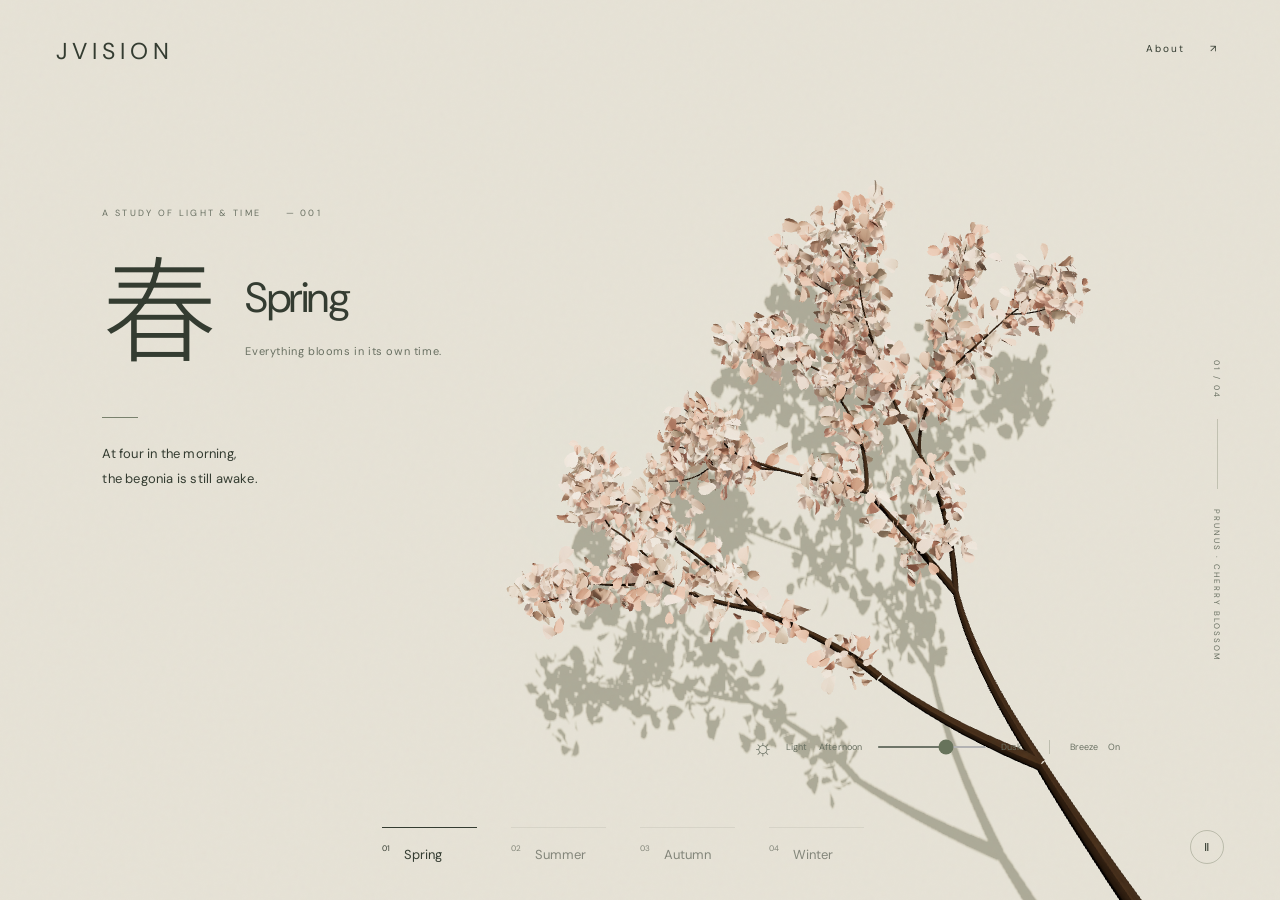
<file: codex/index.html>
<!doctype html><html lang="en"><head><meta charset="utf-8"><meta name="viewport" content="width=device-width,initial-scale=1"><meta name="theme-color" content="#e6e1d5"><title>Jvision · Four Seasons</title><meta name="description" content="An interactive botanical study of four seasons, light and time."><link rel="stylesheet" href="style.css"></head><body><div id="scene"></div><div class="grain"></div><header><a class="brand" href="./">JVISION</a><button id="about" aria-expanded="false">About <span>↗</span></button></header><main><div class="eyebrow">A STUDY OF LIGHT & TIME <span>— 001</span></div><div class="title"><h1 id="char">春</h1><div><p id="english">Spring</p><span id="subtitle">Everything blooms in its own time.</span></div></div><div class="poem"><span class="line"></span><p id="poem">At four in the morning,<br>the begonia is still awake.</p></div></main><aside class="annotation"><span id="number">01 / 04</span><div></div><span id="botanical">PRUNUS · CHERRY BLOSSOM</span></aside><footer><nav aria-label="Choose a season"><button data-season="0" class="active" aria-pressed="true"><span>01</span> <i>Spring</i></button><button data-season="1" aria-pressed="false"><span>02</span> <i>Summer</i></button><button data-season="2" aria-pressed="false"><span>03</span> <i>Autumn</i></button><button data-season="3" aria-pressed="false"><span>04</span> <i>Winter</i></button></nav><button id="pause" aria-label="Pause animation">Ⅱ</button></footer><div class="light-controls"><span class="sun">☼</span><label for="light">Light <span id="lightname">Afternoon</span></label><input id="light" aria-label="Light angle" type="range" min="0" max="100" value="65"><span>Dusk</span><button id="wind">Breeze <span>On</span></button></div><div id="info" hidden><button id="close" aria-label="Close">×</button><small>ABOUT THIS STUDY</small><h2>Time, held<br>in a single branch.</h2><p>Each season grows a new botanical form. Spring opens, summer flourishes, autumn thins, and winter twists. Select the same season to grow another branch. Move your pointer to stir the breeze and release petals or leaves.</p><p>Adjust the light and watch the shadows shift. A digital botanical study inspired by nature.</p></div><div id="loading">A new season is taking shape…</div><script type="module" src="app.js"></script></body></html>
</file>
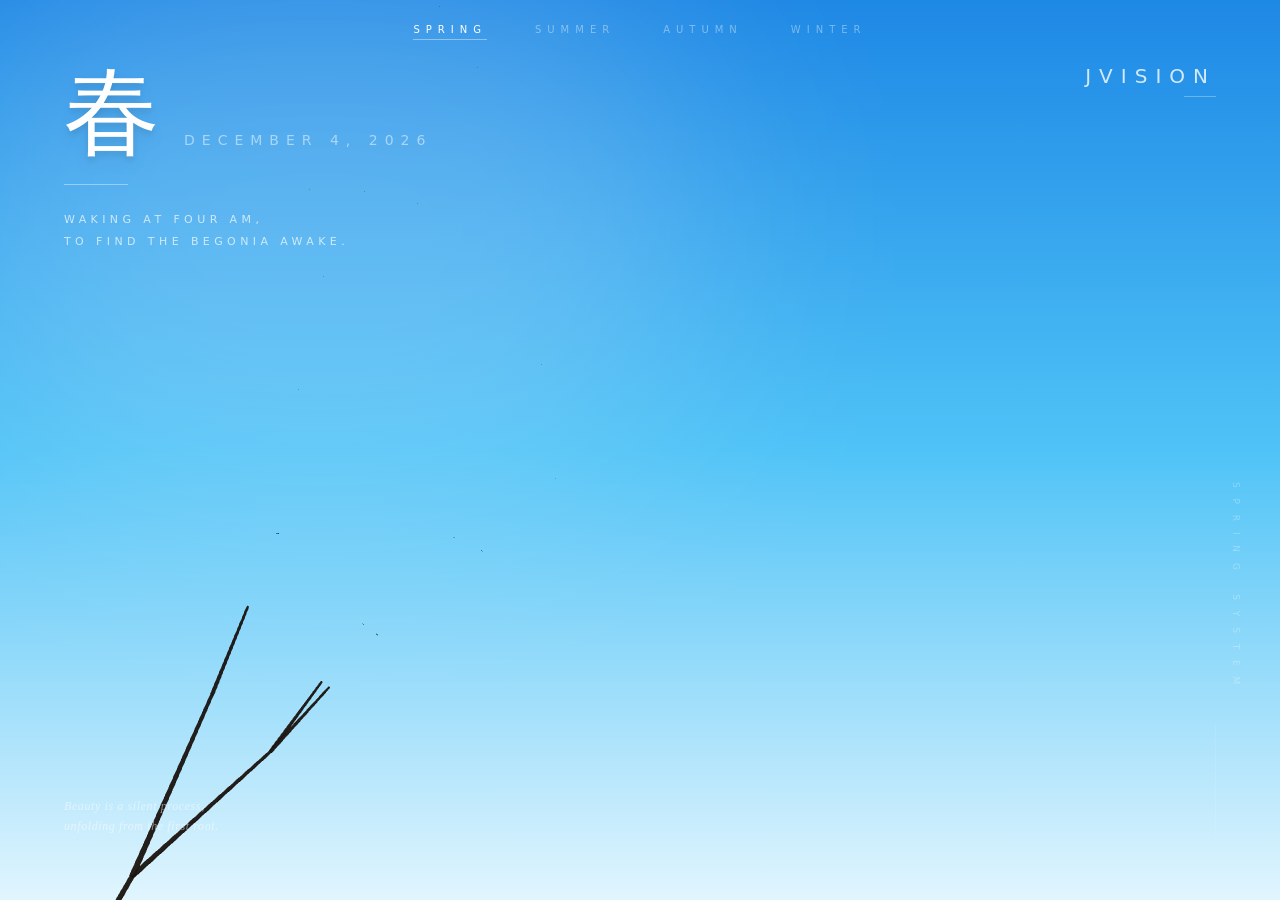
<file: gemini/index.html>
<!DOCTYPE html>
<html lang="en">
<head>
<meta charset="utf-8">
<meta name="viewport" content="width=device-width,initial-scale=1">
<title>Jvision · Four Seasons — Gemini, April 2026</title>
<!-- Static port of the original React + Tailwind component (Jvision V17, Gemini, April 2026).
     Scene logic is unchanged; Tailwind classes were translated to the CSS below. -->
<style>
*{box-sizing:border-box}
html,body{margin:0;height:100%;overflow:hidden;background:#000;font-family:ui-sans-serif,system-ui,-apple-system,"Segoe UI",Roboto,"Helvetica Neue",Arial,"Noto Sans",sans-serif}
button{font:inherit;background:none;border:0;padding:0;cursor:pointer}
#root{position:relative;width:100%;height:100vh;overflow:hidden;touch-action:none}
#sky{position:absolute;inset:0;transition:background 1s}
.glow{position:absolute;top:-5%;left:-5%;width:60%;height:60%;border-radius:9999px;background:rgba(255,255,255,.2);filter:blur(120px);pointer-events:none}
nav{position:absolute;top:24px;left:0;right:0;z-index:30;display:flex;justify-content:center;gap:16px;padding:0 16px}
nav button{font-size:9px;letter-spacing:.3em;text-transform:uppercase;color:rgba(255,255,255,.4);transition:all .5s;padding-bottom:4px;border-bottom:1px solid transparent}
nav button:hover{color:#fff}
nav button.active{color:#fff;border-bottom-color:rgba(255,255,255,.4)}
#scene{position:absolute;inset:0;z-index:0}
#scene canvas{display:block;filter:saturate(1.2) brightness(1.05) contrast(1.02)}
#hud{position:absolute;inset:0;z-index:10;padding:32px;display:flex;flex-direction:column;justify-content:space-between;pointer-events:none;opacity:0;transition:opacity 2s}
#hud.loaded{opacity:1}
.top{display:flex;flex-direction:column;justify-content:space-between;align-items:flex-start;width:100%;gap:32px}
header{display:flex;flex-direction:column;align-items:flex-start}
.titlerow{display:flex;flex-direction:column;gap:8px}
h1{margin:0;font-size:60px;font-weight:300;color:#fff;line-height:1;filter:drop-shadow(0 10px 8px rgba(0,0,0,.04)) drop-shadow(0 4px 3px rgba(0,0,0,.1))}
#date{font-size:12px;font-weight:300;letter-spacing:.3em;color:rgba(255,255,255,.5);text-transform:uppercase;white-space:nowrap}
.rule{width:48px;height:.5px;background:rgba(255,255,255,.4);margin:16px 0}
#poem{margin:0;font-size:10px;letter-spacing:.2em;color:rgba(255,255,255,.7);text-transform:uppercase;line-height:2;max-width:200px;white-space:pre-line}
.brand{display:flex;flex-direction:column;align-items:flex-end;align-self:flex-end}
.brand span{font-size:18px;font-weight:200;letter-spacing:.3em;color:rgba(255,255,255,.8);text-transform:uppercase}
.brand i{width:24px;height:.5px;background:rgba(255,255,255,.3);margin-top:8px}
footer{display:flex;flex-direction:column;justify-content:space-between;align-items:flex-end;gap:16px}
.quote{text-align:left;font-size:10px;color:rgba(255,255,255,.5);font-family:ui-serif,Georgia,Cambria,"Times New Roman",Times,serif;font-style:italic;max-width:250px;line-height:1.625;letter-spacing:.05em}
.sys{display:flex;flex-direction:column;align-items:flex-end;gap:16px}
#system{font-size:8px;letter-spacing:.8em;color:rgba(255,255,255,.3);text-transform:uppercase}
.vline{display:none;width:1px;height:112px;background:rgba(255,255,255,.1)}
@media (min-width:768px){
  nav{gap:48px}
  nav button{font-size:10px;letter-spacing:.6em}
  #hud{padding:64px}
  .top{flex-direction:row}
  .titlerow{flex-direction:row;align-items:baseline;gap:24px}
  h1{font-size:96px}
  #date{font-size:14px;letter-spacing:.5em}
  .rule{width:64px;margin:24px 0}
  #poem{font-size:11px;letter-spacing:.4em;max-width:320px}
  .brand{align-self:flex-start}
  .brand span{font-size:20px;letter-spacing:.4em}
  .brand i{width:32px}
  footer{flex-direction:row}
  .quote{font-size:12px;max-width:384px;align-self:auto}
  .sys{gap:24px}
  #system{font-size:9px;letter-spacing:1.2em;transform:rotate(90deg) translateY(-20px);transform-origin:right}
  .vline{display:block}
}
</style>
</head>
<body>
<div id="root">
  <div id="sky"></div>
  <div class="glow"></div>
  <nav>
    <button data-season="0">Spring</button>
    <button data-season="1">Summer</button>
    <button data-season="2">Autumn</button>
    <button data-season="3">Winter</button>
  </nav>
  <div id="scene"></div>
  <div id="hud">
    <div class="top">
      <header>
        <div class="titlerow"><h1 id="char">春</h1><span id="date"></span></div>
        <div class="rule"></div>
        <p id="poem"></p>
      </header>
      <div class="brand"><span>Jvision</span><i></i></div>
    </div>
    <footer>
      <div class="quote">Beauty is a silent process, <br>unfolding from the first root.</div>
      <div class="sys"><div id="system">SPRING SYSTEM</div><div class="vline"></div></div>
    </footer>
  </div>
</div>
<script type="module" src="app.js"></script>
</body>
</html>
</file>
<file: codex/style.css>
@import url('https://fonts.googleapis.com/css2?family=Noto+Sans+SC:wght@300;400;500&family=DM+Sans:wght@400;500&display=swap');
:root{--ink:#343c31;--muted:#697062;--accent:#6d765b}*{box-sizing:border-box}body{margin:0;background:#e7e5da;color:var(--ink);font-family:'DM Sans',sans-serif;overflow:hidden}button,a,input{-webkit-tap-highlight-color:transparent}button{font:inherit;color:inherit;background:none;border:0;cursor:pointer}button:focus-visible,a:focus-visible,input:focus-visible{outline:2px solid var(--accent);outline-offset:6px}#scene,.grain{position:fixed;inset:0}canvas{display:block}.grain{pointer-events:none;opacity:.045;background-image:url("data:image/svg+xml,%3Csvg viewBox='0 0 180 180' xmlns='http://www.w3.org/2000/svg'%3E%3Cfilter id='n'%3E%3CfeTurbulence type='fractalNoise' baseFrequency='.86' numOctaves='3' stitchTiles='stitch'/%3E%3C/filter%3E%3Cpath fill='%23000' filter='url(%23n)' opacity='.5' d='M0 0h180v180H0z'/%3E%3C/svg%3E")}header{position:absolute;top:36px;left:4.4%;right:4.4%;display:flex;justify-content:space-between;align-items:start}.brand{color:inherit;text-decoration:none;font-size:23px;letter-spacing:5px}.brand span{display:block;font-size:8px;letter-spacing:2px;margin-top:10px}header button{font-size:10px;letter-spacing:2px;padding:6px}header button span{margin-left:20px}main{position:absolute;top:23%;left:8%;pointer-events:none}.eyebrow{font-size:9px;letter-spacing:2.3px;color:var(--muted)}.eyebrow span{margin-left:20px}.title{display:flex;align-items:center;gap:28px;margin-top:28px}h1{font-family:'DM Sans','Noto Sans SC',sans-serif;font-size:clamp(90px,9vw,148px);font-weight:300;line-height:1.18;margin:0}.title p{font-family:'DM Sans',sans-serif;font-style:normal;font-size:42px;margin:0 0 14px}.title span{font-family:'DM Sans','Noto Sans SC',sans-serif;font-size:11px;letter-spacing:3px;color:var(--muted)}.poem{margin-top:34px}.line{display:block;width:36px;height:1px;background:#79816d;margin-bottom:24px}.poem p{font-family:'DM Sans','Noto Sans SC',sans-serif;font-size:14px;line-height:2.2;letter-spacing:4px;margin:0 0 14px}.poem small{font-size:10px;color:var(--muted);line-height:1.8;letter-spacing:.5px}.annotation{position:absolute;right:4.5%;top:40%;display:flex;align-items:center;gap:20px;writing-mode:vertical-rl;font-size:8px;letter-spacing:2px;color:var(--muted)}.annotation div{height:70px;width:1px;background:#7c806b55}footer{position:absolute;bottom:36px;left:4.4%;right:4.4%;display:flex;align-items:end;justify-content:space-between}.caption{font-family:'DM Sans',sans-serif;font-style:normal;font-size:13px}.caption span{display:block;font-family:'DM Sans','Noto Sans SC',sans-serif;font-style:normal;font-size:9px;letter-spacing:2px;margin-top:10px;color:var(--muted)}nav{display:flex;gap:34px}nav button{border-top:1px solid #4c55422d;padding:15px 0 0;min-width:95px;text-align:left;opacity:.55;transition:opacity .4s}nav button.active,nav button:hover{opacity:1;border-color:var(--ink)}nav button span{font-size:8px;vertical-align:top;margin-right:10px}nav button i{font-family:'DM Sans',sans-serif;font-size:13px;margin-left:8px}#pause{border:1px solid #5660474a;border-radius:50%;width:34px;height:34px;font-size:11px}.light-controls{position:absolute;bottom:138px;right:12%;display:flex;align-items:center;gap:12px;font-size:9px;color:var(--muted);letter-spacing:1px}.light-controls label span{margin-left:9px}.sun{font-size:23px}.light-controls input{width:110px;height:2px;accent-color:#67735b}#wind{margin-left:15px;border-left:1px solid #83877366;padding-left:20px;font-size:9px}#wind span{margin-left:8px}#info{position:fixed;right:25px;top:90px;width:350px;background:#f1efe6f5;padding:38px;box-shadow:0 10px 80px #252d1920}#info small{letter-spacing:3px;font-size:9px}#info h2{font-family:'DM Sans','Noto Sans SC',sans-serif;font-weight:300;font-size:30px;line-height:1.7}#info p{font-size:12px;line-height:2;color:var(--muted)}#close{position:absolute;right:15px;top:10px;font-size:24px}#loading{position:fixed;inset:0;background:#e7e5da;display:grid;place-items:center;font-family:'DM Sans','Noto Sans SC',sans-serif;letter-spacing:5px;font-size:12px;transition:opacity .7s;pointer-events:none}#loading.done{opacity:0}@media(max-width:700px){header{top:24px;left:7%;right:7%}.brand{font-size:18px}.brand span{font-size:6px}main{top:19%;left:8%}.eyebrow{font-size:7px}.eyebrow span{display:none}.title{gap:17px;margin-top:18px}h1{font-size:88px}.title p{font-size:28px}.title span{font-size:8px}.poem{margin-top:20px}.poem p{font-size:12px}.poem small{font-size:8px}.annotation{right:5%;font-size:7px;top:29%}.caption{display:none}footer{bottom:30px;left:7%;right:7%;align-items:center}nav{gap:18px;flex:1}nav button{min-width:0;font-size:14px;flex:1}nav button span{display:none}nav button i{display:block;font-size:10px;margin:6px 0 0}#pause{margin-left:20px;flex-shrink:0}.light-controls{right:7%;bottom:115px;gap:8px}.light-controls input{width:80px}#info{right:5%;width:90%;top:90px}.sun{font-size:20px}}

.title p{font-weight:400;letter-spacing:-1.5px}.title span{letter-spacing:.6px}.poem p{font-size:13px;line-height:1.9;letter-spacing:.2px}.caption span{letter-spacing:.3px;max-width:260px;line-height:1.7}nav button i{font-style:normal;margin-left:0}#loading{letter-spacing:1px}.light-controls{letter-spacing:.2px}@media(max-width:700px){.title span{font-size:9px;max-width:160px;display:block;line-height:1.7}.poem p{font-size:11px;max-width:230px}.light-controls{left:7%;right:7%;justify-content:flex-end;gap:7px}#wind{margin-left:4px;padding-left:10px}.light-controls label span{margin-left:4px}.light-controls input{width:65px}.title p{letter-spacing:-.5px}}

footer nav{margin-inline:auto}
</file>
